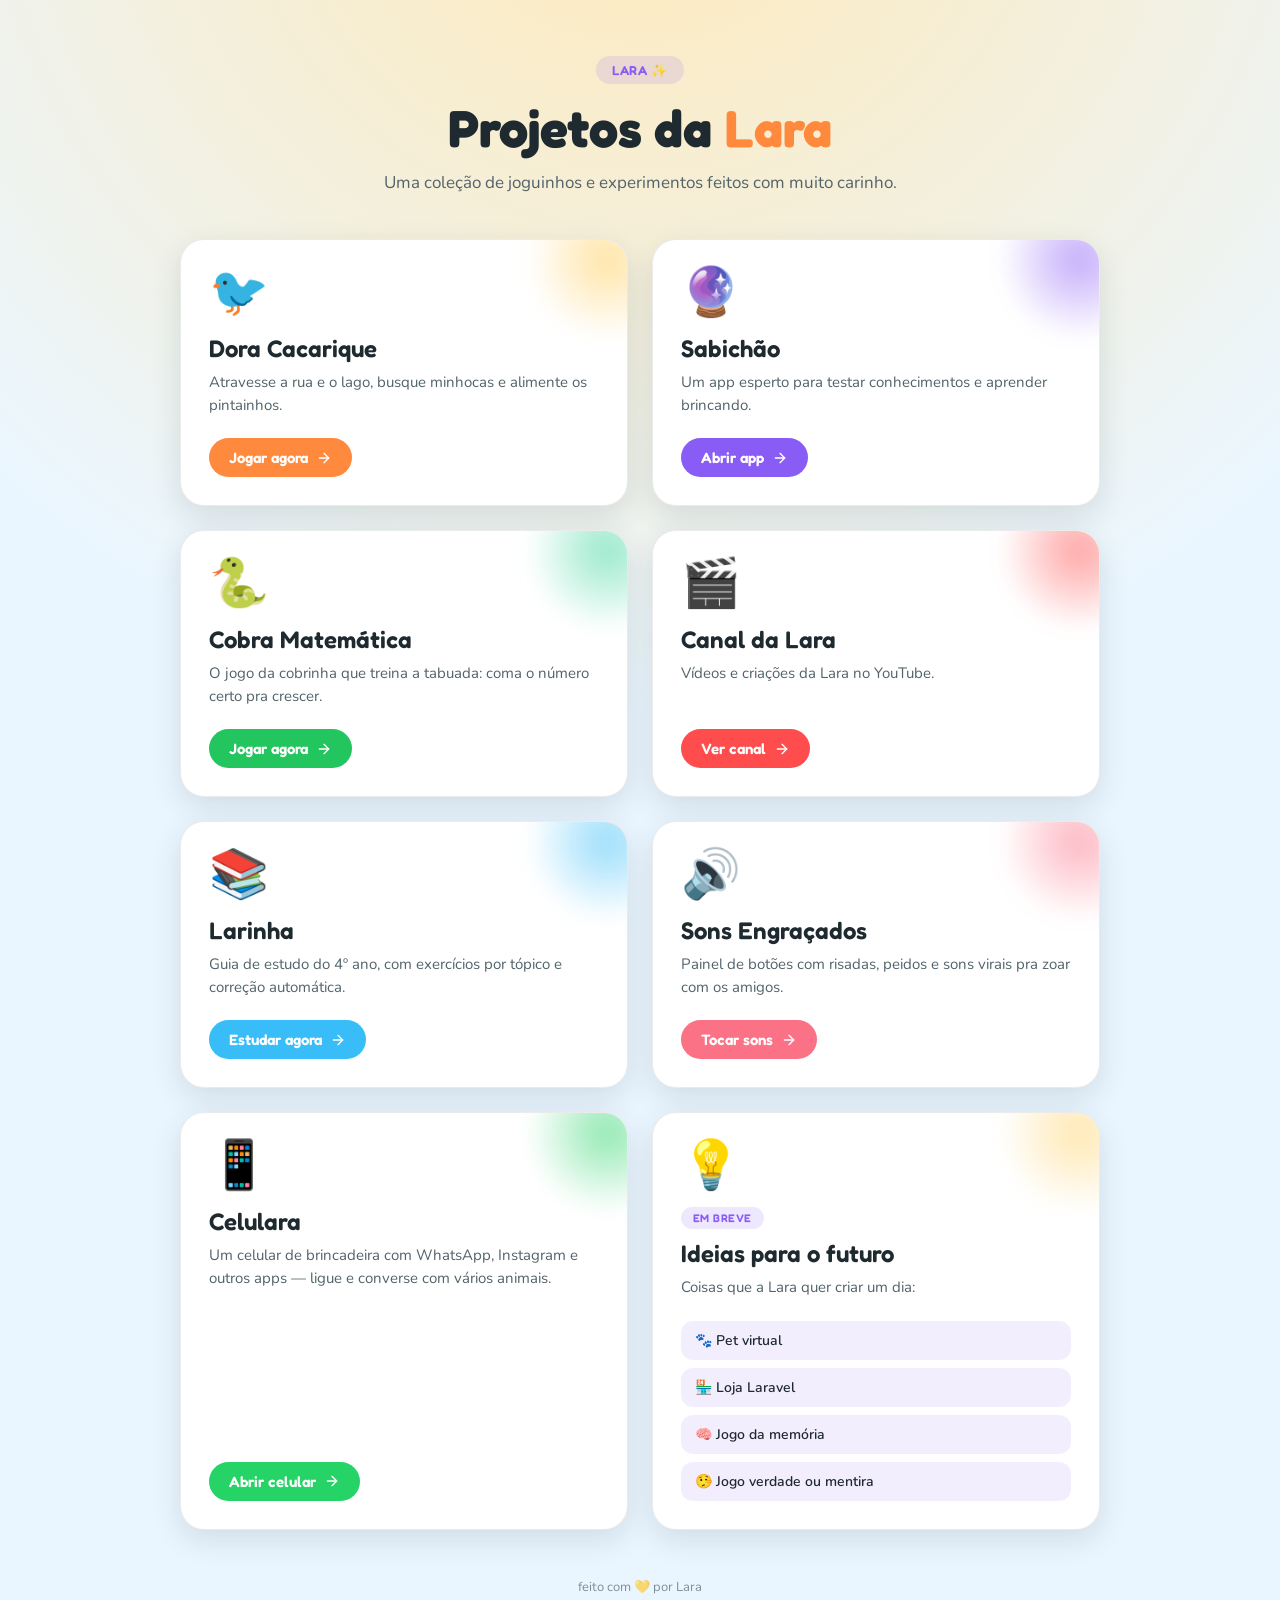
<file: index.html>
<!doctype html>
<html lang="pt-BR">
<head>
<meta charset="UTF-8">
<meta name="viewport" content="width=device-width, initial-scale=1">
<title>Projetos da Lara</title>
<meta name="description" content="Uma coleção de projetos criados pela Lara.">
<link rel="icon" href="data:,">
<link rel="preconnect" href="https://fonts.googleapis.com">
<link rel="preconnect" href="https://fonts.gstatic.com" crossorigin>
<link rel="stylesheet" href="https://fonts.googleapis.com/css2?family=Fredoka:wght@500;600;700&family=Nunito:wght@400;600;800&display=swap">
<style>
  :root{
    --bg:#EAF6FF;
    --bg2:#FFE9B8;
    --panel:#FFFFFF;
    --ink:#1E2A2F;
    --ink-dim:#52636A;
    --accent:#FF8A3D;
    --accent2:#8A5CF6;
    --card-border: rgba(0,0,0,.08);
    --shadow: 0 10px 30px rgba(20,40,50,.12);
    color-scheme: light;
  }
  @media (prefers-color-scheme: dark){
    :root{
      --bg:#0E1420; --bg2:#1B2436; --panel:#161F2E; --ink:#EAF2F6; --ink-dim:#9FB0BC;
      --accent:#FF9A52; --accent2:#A78BFA; --card-border:rgba(255,255,255,.08);
      --shadow: 0 10px 30px rgba(0,0,0,.4);
      color-scheme: dark;
    }
  }

  *{ box-sizing: border-box; }
  html,body{ margin:0; padding:0; }
  body{
    min-height: 100vh;
    min-height: 100dvh;
    background: radial-gradient(120% 90% at 50% -10%, var(--bg2), var(--bg) 60%);
    color: var(--ink);
    font-family: "Nunito", -apple-system, system-ui, sans-serif;
    display: flex;
    flex-direction: column;
    align-items: center;
    padding: 36px 18px 28px;
  }
  @media (min-width: 680px){
    body{ padding: 56px 20px 40px; }
  }

  .hero{
    text-align: center;
    max-width: 640px;
    margin-bottom: 32px;
  }
  @media (min-width: 680px){
    .hero{ margin-bottom: 44px; }
  }
  .hero .badge{
    display:inline-block;
    font-family:"Fredoka", sans-serif;
    font-weight:600;
    font-size: 13px;
    letter-spacing: .04em;
    text-transform: uppercase;
    color: var(--accent2);
    background: color-mix(in srgb, var(--accent2) 14%, transparent);
    border-radius: 999px;
    padding: 6px 16px;
    margin-bottom: 14px;
  }
  .hero h1{
    font-family: "Fredoka", sans-serif;
    font-weight: 700;
    font-size: clamp(30px, 9vw, 52px);
    line-height: 1.15;
    margin: 0 0 12px;
  }
  .hero h1 .spark{ color: var(--accent); }
  .hero p{
    color: var(--ink-dim);
    font-size: 15px;
    line-height: 1.5;
    margin: 0;
  }
  @media (min-width: 680px){
    .hero p{ font-size: 17px; }
  }

  .grid{
    width: 100%;
    max-width: 920px;
    display: grid;
    grid-template-columns: 1fr;
    gap: 18px;
  }
  @media (min-width: 680px){
    .grid{ grid-template-columns: repeat(2, minmax(0,1fr)); gap: 24px; }
  }

  .card{
    position: relative;
    display: flex;
    flex-direction: column;
    background: var(--panel);
    border: 1px solid var(--card-border);
    border-radius: 20px;
    padding: 22px;
    box-shadow: var(--shadow);
    text-decoration: none;
    color: var(--ink);
    overflow: hidden;
    transition: transform .18s ease, box-shadow .18s ease;
    -webkit-tap-highlight-color: transparent;
  }
  @media (min-width: 680px){
    .card{ border-radius: 24px; padding: 28px; }
  }
  .card:focus-visible{
    transform: translateY(-6px);
    box-shadow: 0 18px 40px rgba(20,40,50,.18);
  }
  @media (hover: hover){
    .card:hover{
      transform: translateY(-6px);
      box-shadow: 0 18px 40px rgba(20,40,50,.18);
    }
  }
  .card .glow{
    position:absolute; top:-60px; right:-60px;
    width:160px; height:160px; border-radius:50%;
    filter: blur(10px); opacity:.5; z-index:0;
  }
  .card.dora .glow{ background: radial-gradient(circle, #FFC94D, transparent 70%); }
  .card.sabichao .glow{ background: radial-gradient(circle, #8A5CF6, transparent 70%); }
  .card.cobra .glow{ background: radial-gradient(circle, #34D399, transparent 70%); }
  .card.youtube .glow{ background: radial-gradient(circle, #FF4D4D, transparent 70%); }
  .card.larinha .glow{ background: radial-gradient(circle, #38BDF8, transparent 70%); }
  .card.sons .glow{ background: radial-gradient(circle, #FB7185, transparent 70%); }
  .card.whatsbichos .glow{ background: radial-gradient(circle, #25D366, transparent 70%); }
  .card.ideas .glow{ background: radial-gradient(circle, #FFD166, transparent 70%); }

  .card .emoji{
    font-size: 40px;
    line-height: 1;
    margin-bottom: 14px;
    z-index: 1;
  }
  @media (min-width: 680px){
    .card .emoji{ font-size: 48px; margin-bottom: 18px; }
  }
  .card h2{
    font-family: "Fredoka", sans-serif;
    font-weight: 600;
    font-size: 21px;
    margin: 0 0 8px;
    z-index: 1;
  }
  @media (min-width: 680px){
    .card h2{ font-size: 24px; }
  }
  .card p.desc{
    color: var(--ink-dim);
    font-size: 14px;
    line-height: 1.5;
    margin: 0 0 18px;
    flex-grow: 1;
    z-index: 1;
  }
  @media (min-width: 680px){
    .card p.desc{ font-size: 15px; margin-bottom: 22px; }
  }
  .card .cta{
    display: inline-flex;
    align-items: center;
    gap: 8px;
    font-family: "Fredoka", sans-serif;
    font-weight: 600;
    font-size: 15px;
    color: var(--accent-ink, #fff);
    background: var(--accent);
    border-radius: 999px;
    padding: 10px 20px;
    align-self: flex-start;
    z-index: 1;
    transition: filter .15s ease;
  }
  .card.sabichao .cta{ background: var(--accent2); }
  .card.cobra .cta{ background: #22C55E; }
  .card.youtube .cta{ background: #FF4D4D; }
  .card.larinha .cta{ background: #38BDF8; }
  .card.sons .cta{ background: #FB7185; }
  .card.whatsbichos .cta{ background: #25D366; }
  .card:hover .cta{ filter: brightness(1.08); }
  .card .cta svg{ width: 16px; height: 16px; }

  .card .soon-badge{
    display: inline-block;
    align-self: flex-start;
    font-family: "Fredoka", sans-serif;
    font-weight: 600;
    font-size: 11px;
    letter-spacing: .04em;
    text-transform: uppercase;
    color: var(--accent2);
    background: color-mix(in srgb, var(--accent2) 14%, transparent);
    border-radius: 999px;
    padding: 4px 12px;
    margin-bottom: 10px;
    z-index: 1;
  }

  .idea-list{
    list-style: none;
    margin: 0;
    padding: 0;
    z-index: 1;
    display: flex;
    flex-direction: column;
    gap: 8px;
  }
  .idea-list li{
    display: flex;
    align-items: center;
    gap: 10px;
    font-weight: 600;
    font-size: 14px;
    color: var(--ink);
    background: color-mix(in srgb, var(--accent2) 10%, transparent);
    border-radius: 12px;
    padding: 10px 14px;
  }

  footer{
    margin-top: 48px;
    color: var(--ink-dim);
    font-size: 13px;
    text-align: center;
  }
  footer span{ opacity:.7; }
</style>
</head>
<body>

  <div class="hero">
    <span class="badge">Lara ✨</span>
    <h1>Projetos da <span class="spark">Lara</span></h1>
    <p>Uma coleção de joguinhos e experimentos feitos com muito carinho.</p>
  </div>

  <div class="grid">
    <a class="card dora" href="https://luizeduardompf.github.io/dora-cacarique/" target="_blank" rel="noopener">
      <div class="glow"></div>
      <div class="emoji">🐦</div>
      <h2>Dora Cacarique</h2>
      <p class="desc">Atravesse a rua e o lago, busque minhocas e alimente os pintainhos.</p>
      <span class="cta">
        Jogar agora
        <svg viewBox="0 0 24 24" fill="none" stroke="currentColor" stroke-width="2" stroke-linecap="round" stroke-linejoin="round"><path d="M5 12h14"/><path d="m12 5 7 7-7 7"/></svg>
      </span>
    </a>

    <a class="card sabichao" href="https://sabichao.vercel.app" target="_blank" rel="noopener">
      <div class="glow"></div>
      <div class="emoji">🔮</div>
      <h2>Sabichão</h2>
      <p class="desc">Um app esperto para testar conhecimentos e aprender brincando.</p>
      <span class="cta">
        Abrir app
        <svg viewBox="0 0 24 24" fill="none" stroke="currentColor" stroke-width="2" stroke-linecap="round" stroke-linejoin="round"><path d="M5 12h14"/><path d="m12 5 7 7-7 7"/></svg>
      </span>
    </a>

    <a class="card cobra" href="https://cobra-matematica.vercel.app" target="_blank" rel="noopener">
      <div class="glow"></div>
      <div class="emoji">🐍</div>
      <h2>Cobra Matemática</h2>
      <p class="desc">O jogo da cobrinha que treina a tabuada: coma o número certo pra crescer.</p>
      <span class="cta">
        Jogar agora
        <svg viewBox="0 0 24 24" fill="none" stroke="currentColor" stroke-width="2" stroke-linecap="round" stroke-linejoin="round"><path d="M5 12h14"/><path d="m12 5 7 7-7 7"/></svg>
      </span>
    </a>

    <a class="card youtube" href="https://www.youtube.com/@lara.criativa" target="_blank" rel="noopener">
      <div class="glow"></div>
      <div class="emoji">🎬</div>
      <h2>Canal da Lara</h2>
      <p class="desc">Vídeos e criações da Lara no YouTube.</p>
      <span class="cta">
        Ver canal
        <svg viewBox="0 0 24 24" fill="none" stroke="currentColor" stroke-width="2" stroke-linecap="round" stroke-linejoin="round"><path d="M5 12h14"/><path d="m12 5 7 7-7 7"/></svg>
      </span>
    </a>

    <a class="card larinha" href="https://luizeduardompf.github.io/larinha" target="_blank" rel="noopener">
      <div class="glow"></div>
      <div class="emoji">📚</div>
      <h2>Larinha</h2>
      <p class="desc">Guia de estudo do 4º ano, com exercícios por tópico e correção automática.</p>
      <span class="cta">
        Estudar agora
        <svg viewBox="0 0 24 24" fill="none" stroke="currentColor" stroke-width="2" stroke-linecap="round" stroke-linejoin="round"><path d="M5 12h14"/><path d="m12 5 7 7-7 7"/></svg>
      </span>
    </a>

    <a class="card sons" href="./sons-engracados/" target="_blank" rel="noopener">
      <div class="glow"></div>
      <div class="emoji">🔊</div>
      <h2>Sons Engraçados</h2>
      <p class="desc">Painel de botões com risadas, peidos e sons virais pra zoar com os amigos.</p>
      <span class="cta">
        Tocar sons
        <svg viewBox="0 0 24 24" fill="none" stroke="currentColor" stroke-width="2" stroke-linecap="round" stroke-linejoin="round"><path d="M5 12h14"/><path d="m12 5 7 7-7 7"/></svg>
      </span>
    </a>

    <a class="card whatsbichos" href="https://whatsapp-dos-bichos.vercel.app" target="_blank" rel="noopener">
      <div class="glow"></div>
      <div class="emoji">📱</div>
      <h2>Celulara</h2>
      <p class="desc">Um celular de brincadeira com WhatsApp, Instagram e outros apps — ligue e converse com vários animais.</p>
      <span class="cta">
        Abrir celular
        <svg viewBox="0 0 24 24" fill="none" stroke="currentColor" stroke-width="2" stroke-linecap="round" stroke-linejoin="round"><path d="M5 12h14"/><path d="m12 5 7 7-7 7"/></svg>
      </span>
    </a>

    <div class="card ideas">
      <div class="glow"></div>
      <div class="emoji">💡</div>
      <span class="soon-badge">Em breve</span>
      <h2>Ideias para o futuro</h2>
      <p class="desc">Coisas que a Lara quer criar um dia:</p>
      <ul class="idea-list">
        <li>🐾 Pet virtual</li>
        <li>🏪 Loja Laravel</li>
        <li>🧠 Jogo da memória</li>
        <li>🤥 Jogo verdade ou mentira</li>
      </ul>
    </div>
  </div>

  <footer>
    <span>feito com 💛 por Lara</span>
  </footer>

</body>
</html>
</file>
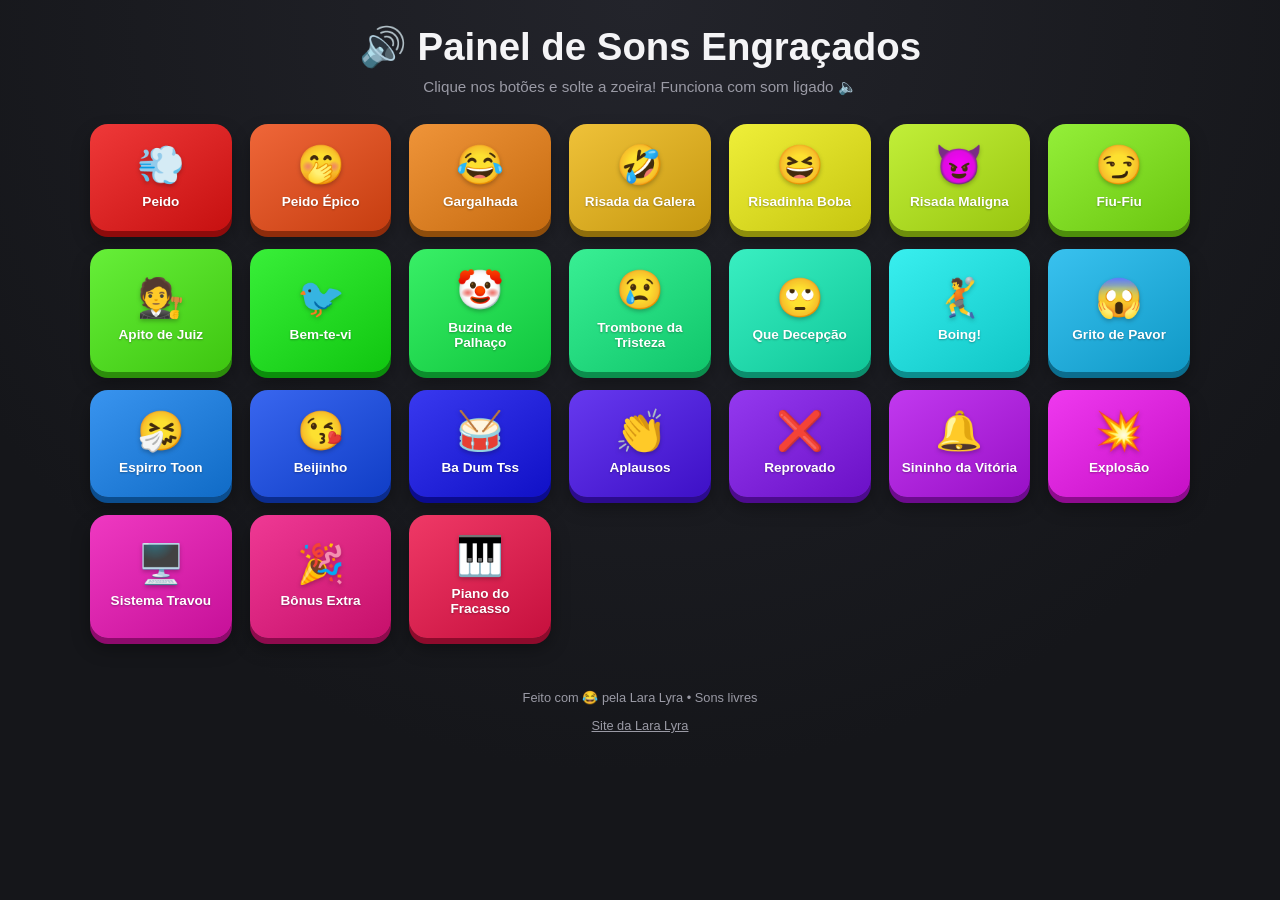
<file: sons-engracados/index.html>
<!DOCTYPE html>
<html lang="pt-BR">
<head>
<meta charset="UTF-8">
<meta name="viewport" content="width=device-width, initial-scale=1.0">
<title>Painel de Sons Engraçados 🤣</title>
<link rel="stylesheet" href="style.css">
</head>
<body>
  <header>
    <h1>🔊 Painel de Sons Engraçados</h1>
    <p class="subtitle">Clique nos botões e solte a zoeira! Funciona com som ligado 🔈</p>
  </header>

  <main id="board" class="board"></main>

  <footer>
    <p>Feito com 😂 pela Lara Lyra • Sons livres</p>
    <p><a href="../">Site da Lara Lyra</a></p>
  </footer>

  <div id="toast" class="toast"></div>

  <script src="sounds-data.js"></script>
  <script src="script.js"></script>
</body>
</html>
</file>
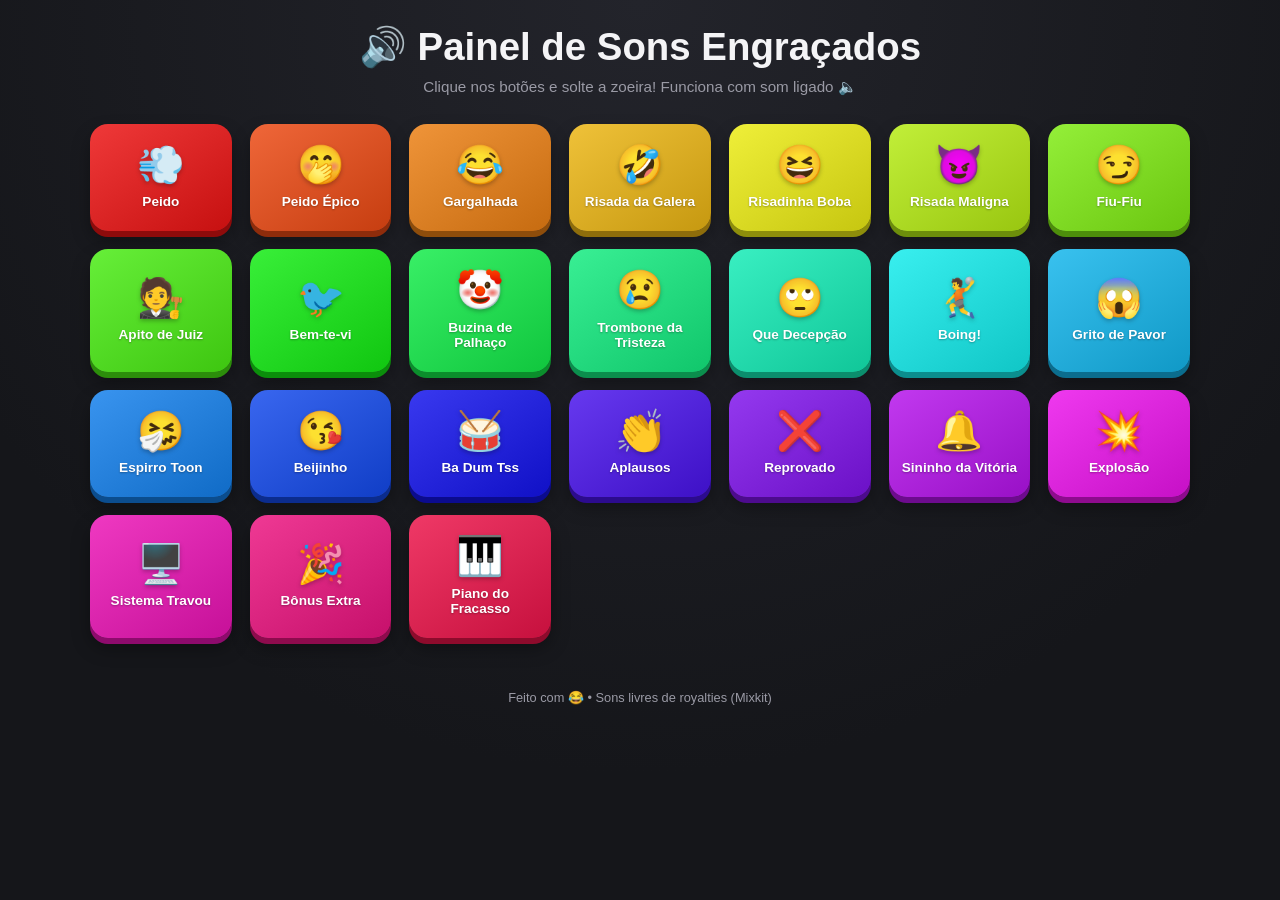
<file: SonsEngraçados/index.html>
<!DOCTYPE html>
<html lang="pt-BR">
<head>
<meta charset="UTF-8">
<meta name="viewport" content="width=device-width, initial-scale=1.0">
<title>Painel de Sons Engraçados 🤣</title>
<link rel="stylesheet" href="style.css">
</head>
<body>
  <header>
    <h1>🔊 Painel de Sons Engraçados</h1>
    <p class="subtitle">Clique nos botões e solte a zoeira! Funciona com som ligado 🔈</p>
  </header>

  <main id="board" class="board"></main>

  <footer>
    <p>Feito com 😂 • Sons livres de royalties (Mixkit)</p>
  </footer>

  <div id="toast" class="toast"></div>

  <script src="sounds-data.js"></script>
  <script src="script.js"></script>
</body>
</html>
</file>
<file: sons-engracados/style.css>
:root {
  --bg: #15161a;
  --card-bg: #1f2026;
  --text: #f4f4f6;
  --text-dim: #9a9aa5;
}

* {
  box-sizing: border-box;
}

body {
  margin: 0;
  min-height: 100vh;
  background: radial-gradient(circle at top, #23242b, var(--bg) 70%);
  color: var(--text);
  font-family: "Segoe UI", Roboto, "Helvetica Neue", Arial, sans-serif;
  display: flex;
  flex-direction: column;
  align-items: center;
  padding: 24px 16px 60px;
}

header {
  text-align: center;
  margin-bottom: 28px;
}

h1 {
  font-size: clamp(1.6rem, 4vw, 2.4rem);
  margin: 0 0 8px;
}

.subtitle {
  color: var(--text-dim);
  margin: 0;
  font-size: 0.95rem;
}

.board {
  display: grid;
  grid-template-columns: repeat(auto-fill, minmax(140px, 1fr));
  gap: 18px;
  width: 100%;
  max-width: 1100px;
}

.sound-btn {
  --hue: 0;
  position: relative;
  display: flex;
  flex-direction: column;
  align-items: center;
  justify-content: center;
  gap: 10px;
  padding: 22px 12px;
  border: none;
  border-radius: 18px;
  cursor: pointer;
  color: white;
  background: linear-gradient(145deg,
      hsl(var(--hue), 85%, 58%),
      hsl(var(--hue), 85%, 42%));
  box-shadow:
    0 6px 0 hsl(var(--hue), 85%, 30%),
    0 10px 18px rgba(0, 0, 0, 0.35);
  transition: transform 0.08s ease, box-shadow 0.08s ease;
  -webkit-tap-highlight-color: transparent;
  user-select: none;
}

.sound-btn .emoji {
  font-size: 2.4rem;
  line-height: 1;
  filter: drop-shadow(0 2px 2px rgba(0, 0, 0, 0.25));
}

.sound-btn .label {
  font-size: 0.85rem;
  font-weight: 600;
  text-align: center;
  text-shadow: 0 1px 2px rgba(0, 0, 0, 0.3);
}

.sound-btn:hover {
  transform: translateY(-2px);
}

.sound-btn:active,
.sound-btn.playing {
  transform: translateY(4px);
  box-shadow:
    0 2px 0 hsl(var(--hue), 85%, 30%),
    0 4px 10px rgba(0, 0, 0, 0.35);
}

.sound-btn.playing {
  outline: 3px solid rgba(255, 255, 255, 0.7);
}

footer {
  margin-top: 40px;
  color: var(--text-dim);
  font-size: 0.8rem;
  text-align: center;
}

footer a {
  color: var(--text-dim);
  text-decoration: underline;
}

footer a:hover {
  color: var(--text);
}

.toast {
  position: fixed;
  bottom: 24px;
  left: 50%;
  transform: translate(-50%, 20px);
  background: var(--card-bg);
  color: var(--text);
  padding: 10px 18px;
  border-radius: 999px;
  font-size: 0.85rem;
  opacity: 0;
  pointer-events: none;
  transition: opacity 0.25s ease, transform 0.25s ease;
  box-shadow: 0 8px 20px rgba(0, 0, 0, 0.4);
}

.toast.show {
  opacity: 1;
  transform: translate(-50%, 0);
}

@media (max-width: 420px) {
  .board {
    grid-template-columns: repeat(auto-fill, minmax(110px, 1fr));
    gap: 12px;
  }

  .sound-btn {
    padding: 16px 8px;
  }

  .sound-btn .emoji {
    font-size: 2rem;
  }
}
</file>
<file: SonsEngraçados/style.css>
:root {
  --bg: #15161a;
  --card-bg: #1f2026;
  --text: #f4f4f6;
  --text-dim: #9a9aa5;
}

* {
  box-sizing: border-box;
}

body {
  margin: 0;
  min-height: 100vh;
  background: radial-gradient(circle at top, #23242b, var(--bg) 70%);
  color: var(--text);
  font-family: "Segoe UI", Roboto, "Helvetica Neue", Arial, sans-serif;
  display: flex;
  flex-direction: column;
  align-items: center;
  padding: 24px 16px 60px;
}

header {
  text-align: center;
  margin-bottom: 28px;
}

h1 {
  font-size: clamp(1.6rem, 4vw, 2.4rem);
  margin: 0 0 8px;
}

.subtitle {
  color: var(--text-dim);
  margin: 0;
  font-size: 0.95rem;
}

.board {
  display: grid;
  grid-template-columns: repeat(auto-fill, minmax(140px, 1fr));
  gap: 18px;
  width: 100%;
  max-width: 1100px;
}

.sound-btn {
  --hue: 0;
  position: relative;
  display: flex;
  flex-direction: column;
  align-items: center;
  justify-content: center;
  gap: 10px;
  padding: 22px 12px;
  border: none;
  border-radius: 18px;
  cursor: pointer;
  color: white;
  background: linear-gradient(145deg,
      hsl(var(--hue), 85%, 58%),
      hsl(var(--hue), 85%, 42%));
  box-shadow:
    0 6px 0 hsl(var(--hue), 85%, 30%),
    0 10px 18px rgba(0, 0, 0, 0.35);
  transition: transform 0.08s ease, box-shadow 0.08s ease;
  -webkit-tap-highlight-color: transparent;
  user-select: none;
}

.sound-btn .emoji {
  font-size: 2.4rem;
  line-height: 1;
  filter: drop-shadow(0 2px 2px rgba(0, 0, 0, 0.25));
}

.sound-btn .label {
  font-size: 0.85rem;
  font-weight: 600;
  text-align: center;
  text-shadow: 0 1px 2px rgba(0, 0, 0, 0.3);
}

.sound-btn:hover {
  transform: translateY(-2px);
}

.sound-btn:active,
.sound-btn.playing {
  transform: translateY(4px);
  box-shadow:
    0 2px 0 hsl(var(--hue), 85%, 30%),
    0 4px 10px rgba(0, 0, 0, 0.35);
}

.sound-btn.playing {
  outline: 3px solid rgba(255, 255, 255, 0.7);
}

footer {
  margin-top: 40px;
  color: var(--text-dim);
  font-size: 0.8rem;
  text-align: center;
}

.toast {
  position: fixed;
  bottom: 24px;
  left: 50%;
  transform: translate(-50%, 20px);
  background: var(--card-bg);
  color: var(--text);
  padding: 10px 18px;
  border-radius: 999px;
  font-size: 0.85rem;
  opacity: 0;
  pointer-events: none;
  transition: opacity 0.25s ease, transform 0.25s ease;
  box-shadow: 0 8px 20px rgba(0, 0, 0, 0.4);
}

.toast.show {
  opacity: 1;
  transform: translate(-50%, 0);
}

@media (max-width: 420px) {
  .board {
    grid-template-columns: repeat(auto-fill, minmax(110px, 1fr));
    gap: 12px;
  }

  .sound-btn {
    padding: 16px 8px;
  }

  .sound-btn .emoji {
    font-size: 2rem;
  }
}
</file>
